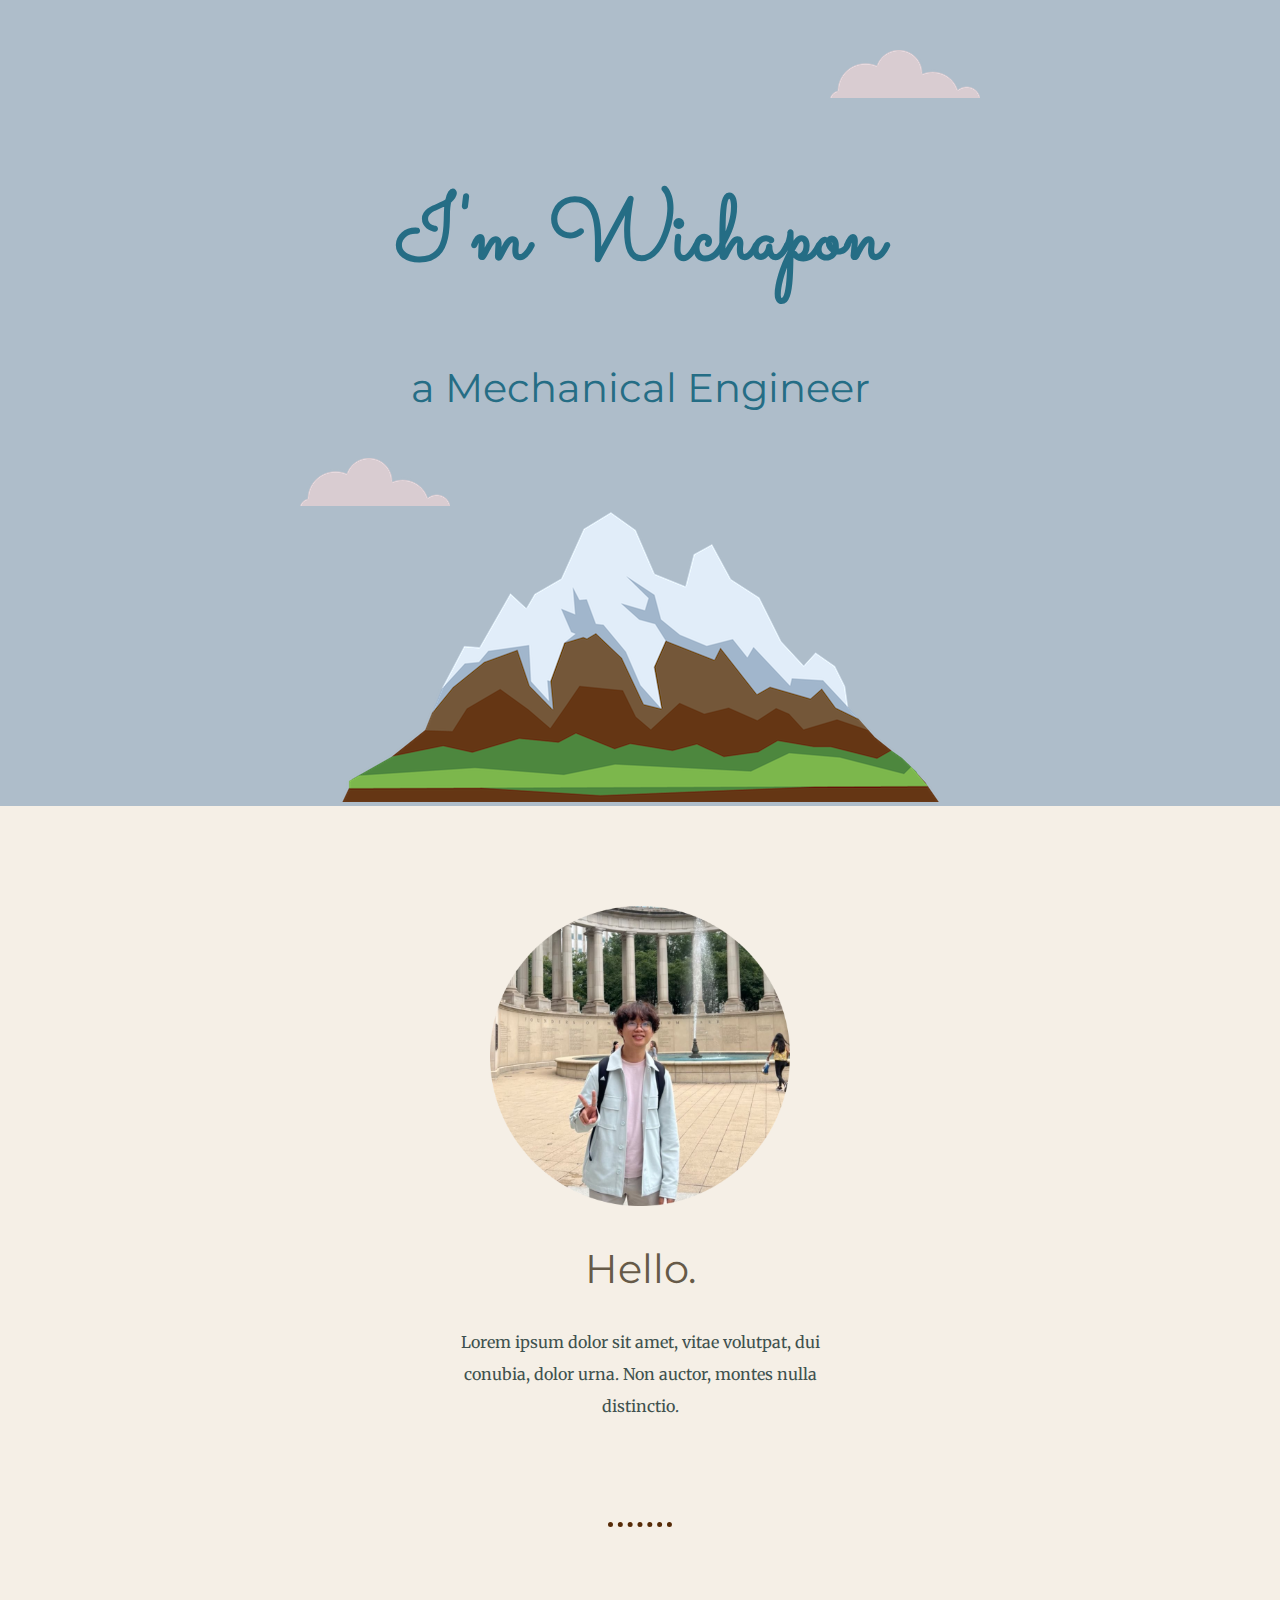
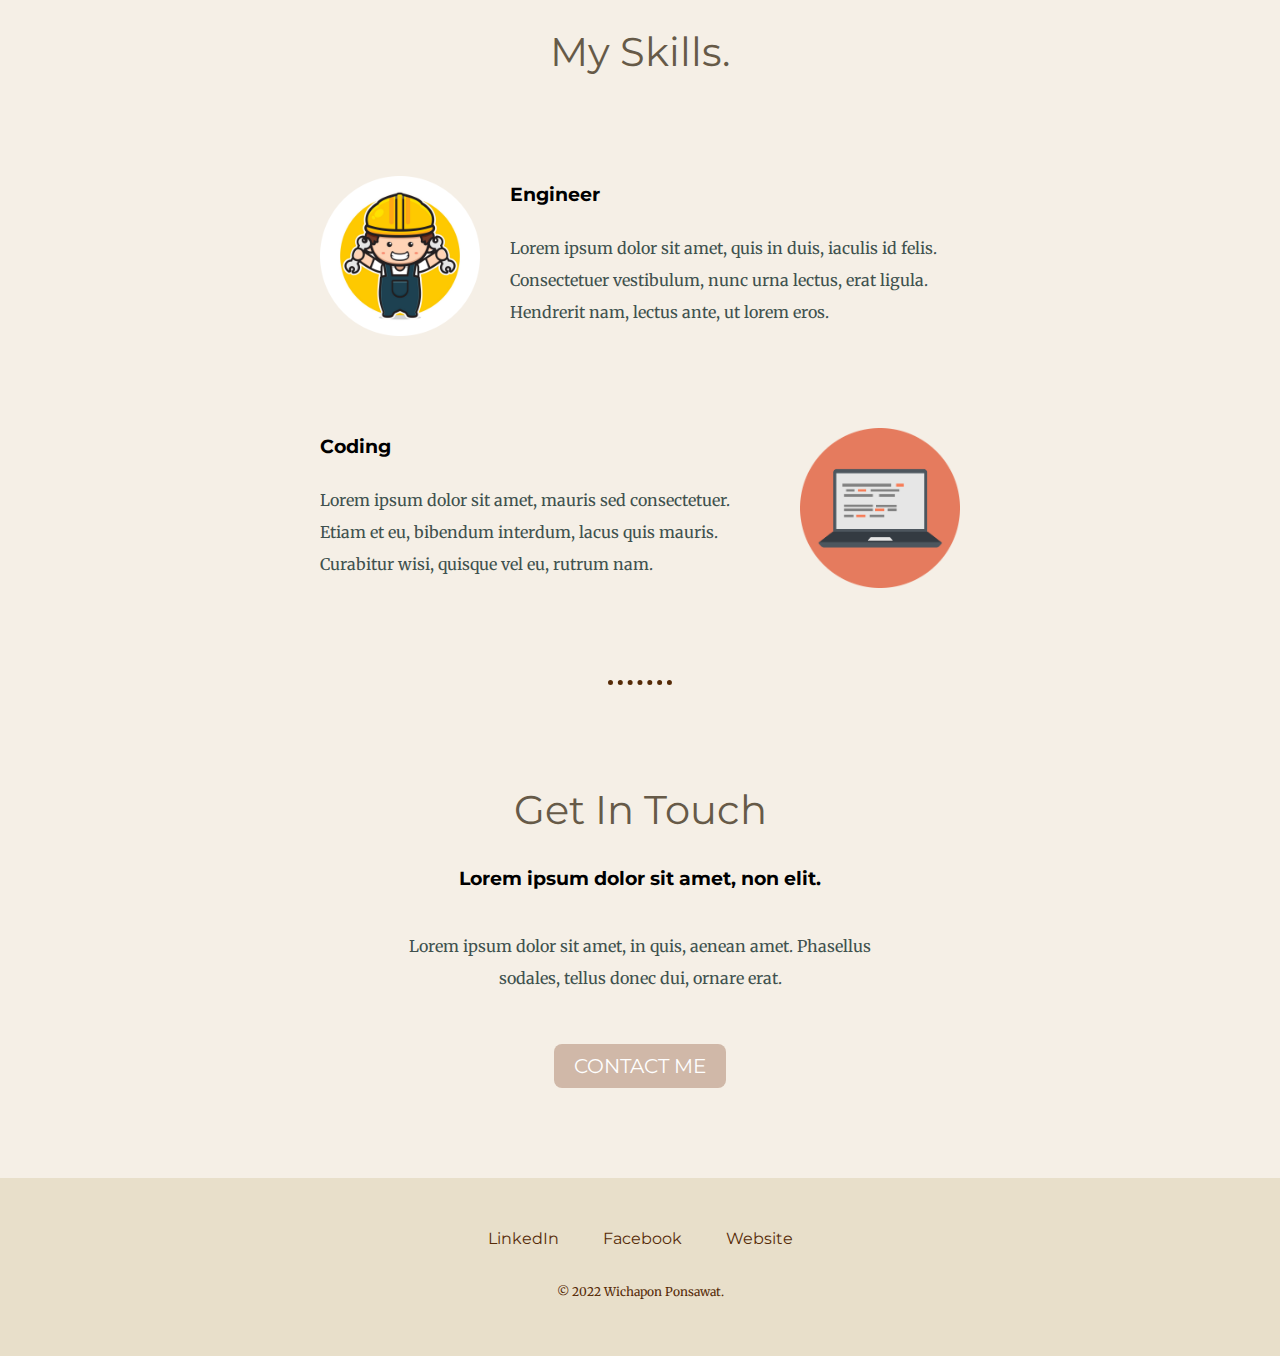
<file: index.html>
<!DOCTYPE html>
<html lang="en" dir="ltr">

<head>
  <meta charset="utf-8">
  <title>Wichapon</title>
  <link rel="stylesheet" href="styles.css">
  <link rel="icon" href="favicon.ico">
  <link rel="preconnect" href="https://fonts.googleapis.com">
  <link rel="preconnect" href="https://fonts.gstatic.com" crossorigin>
  <link href="https://fonts.googleapis.com/css2?family=Merriweather&family=Montserrat&family=Sacramento&display=swap" rel="stylesheet">
</head>

<body>
  <div class="top-container">
    <img class="top-cloud" src="Images/cloud.png" alt="cloud-img">
    <h1>I'm Wichapon</h1>
    <h2 class="first-paragraph">a Mechanical Engineer</h2>
    <img class="bottom-cloud" src="Images/cloud.png" alt="cloud-img">
    <img src="Images/mountain.png" alt="mountain-img">
  </div>

  <div class="middle-container">
    <div class="profile">
      <img class="profile-img" src="Images/profile.png" alt="my-profie">
      <h2>Hello.</h2>
      <p class="intro">Lorem ipsum dolor sit amet, vitae volutpat, dui conubia, dolor urna. Non auctor, montes nulla distinctio.</p>
    </div>
    <hr>
    <div class="skills">
      <h2>My Skills.</h2>
      <div class="skill-row">
        <img class="my-skill" src="Images/engineer.png" alt="my-skill">
        <h3>Engineer</h3>
        <p>Lorem ipsum dolor sit amet, quis in duis, iaculis id felis. Consectetuer vestibulum, nunc urna lectus, erat ligula. Hendrerit nam, lectus ante, ut lorem eros.</p>
      </div>
      <div class="skill-row">
        <img class="my-second-skill" src="Images/computer.png" alt="my-second-skill">
        <h3>Coding</h3>
        <p>Lorem ipsum dolor sit amet, mauris sed consectetuer. Etiam et eu, bibendum interdum, lacus quis mauris. Curabitur wisi, quisque vel eu, rutrum nam.</p>
      </div>
    </div>
    <hr>
    <div class="contact-me">
      <h2>Get In Touch</h2>
      <h3>Lorem ipsum dolor sit amet, non elit.</h3>
      <p class="contact-msg">Lorem ipsum dolor sit amet, in quis, aenean amet. Phasellus sodales, tellus donec dui, ornare erat.</p>
      <a class="btn" href="mailto:62010823@kmitl.ac.th">CONTACT ME</a>
    </div>
  </div>


  <div class="bottom-container">
    <a class="footer-link" href="https://www.linkedin.com/">LinkedIn</a>
    <a class="footer-link" href="https://www.facebook.com/wichapon.ponsawat">Facebook</a>
    <a class="footer-link" href="https://www.appbrewery.co/">Website</a>
    <p class="last-paragraph">© 2022 Wichapon Ponsawat.</p>
  </div>

</body>

</html>
</file>
<file: styles.css>
body {
  margin: 0;
  text-align: center;
  font-family: 'Merriweather', serif;
}

h1 {
  font-size: 5.625rem;
  color: #256D85;
  line-height: 2;
  margin: 50px auto 0 auto;
  font-family: 'Sacramento', cursive;
}

h2 {
  font-family: 'Montserrat', sans-serif;
  color: #665A48;
  font-size: 2.5rem;
  font-weight: normal;
}

h3 {
  font-family: 'Montserrat', sans-serif;
}

p {
  line-height: 2;
  color: #40514E;
}

hr {
  margin-top: 100px;
  margin-bottom: 100px;
  border-style: none;
  border-top-style: dotted;
  border-width: 5px;
  width: 5%;
  color: #562B08;
}

.top-container {
  background-color: #AEBDCA;
  position: relative;
  padding-top: 100px;
}

.middle-container {
  background-color: #F5EFE6;
}

.bottom-container {
  background-color: #E8DFCA;
  padding: 50px 0 20px;
}

.top-cloud {
  position: absolute;
  top: 50px;
  right: 300px;
}

.bottom-cloud {
  position: absolute;
  left: 300px;
  bottom: 300px;
}

.first-paragraph {
  color: #256D85;
}

.profile-img {
  height: 300px;
  margin-top: 100px;
}

.my-skill {
  width: 25%;
  float: left;
  margin-right: 30px;
}

.my-second-skill {
  width: 25%;
  float: right;
  margin-left: 30px;
}

.intro {
  width: 30%;
  margin: auto;
}

.skill-row {
  width: 50%;
  margin: 100px auto 100px auto;
  text-align: left;
  line-height: 2;
}

.contact-me {
  padding-bottom: 100px;
}

.contact-msg {
  width: 40%;
  margin: 40px auto 60px;
}

.btn {
  -webkit-border-radius: 8;
  -moz-border-radius: 8;
  border-radius: 8px;
  font-family: 'Montserrat', sans-serif;
  color: #ffffff;
  font-size: 20px;
  background: #D0B8A8;
  padding: 10px 20px 10px 20px;
  text-decoration: none;
}

.btn:hover {
  background: #06283D;
  text-decoration: none;
}

.footer-link {
  color: #562B08;
  font-family: 'Montserrat', sans-serif;
  margin: 10px 20px;
  text-decoration: none;
}

.footer-link:hover {
  color: #EAF6F6;
}

.last-paragraph {
  color: #562B08;
  font-size: 0.75rem;
  padding: 20px 0;
}
</file>
